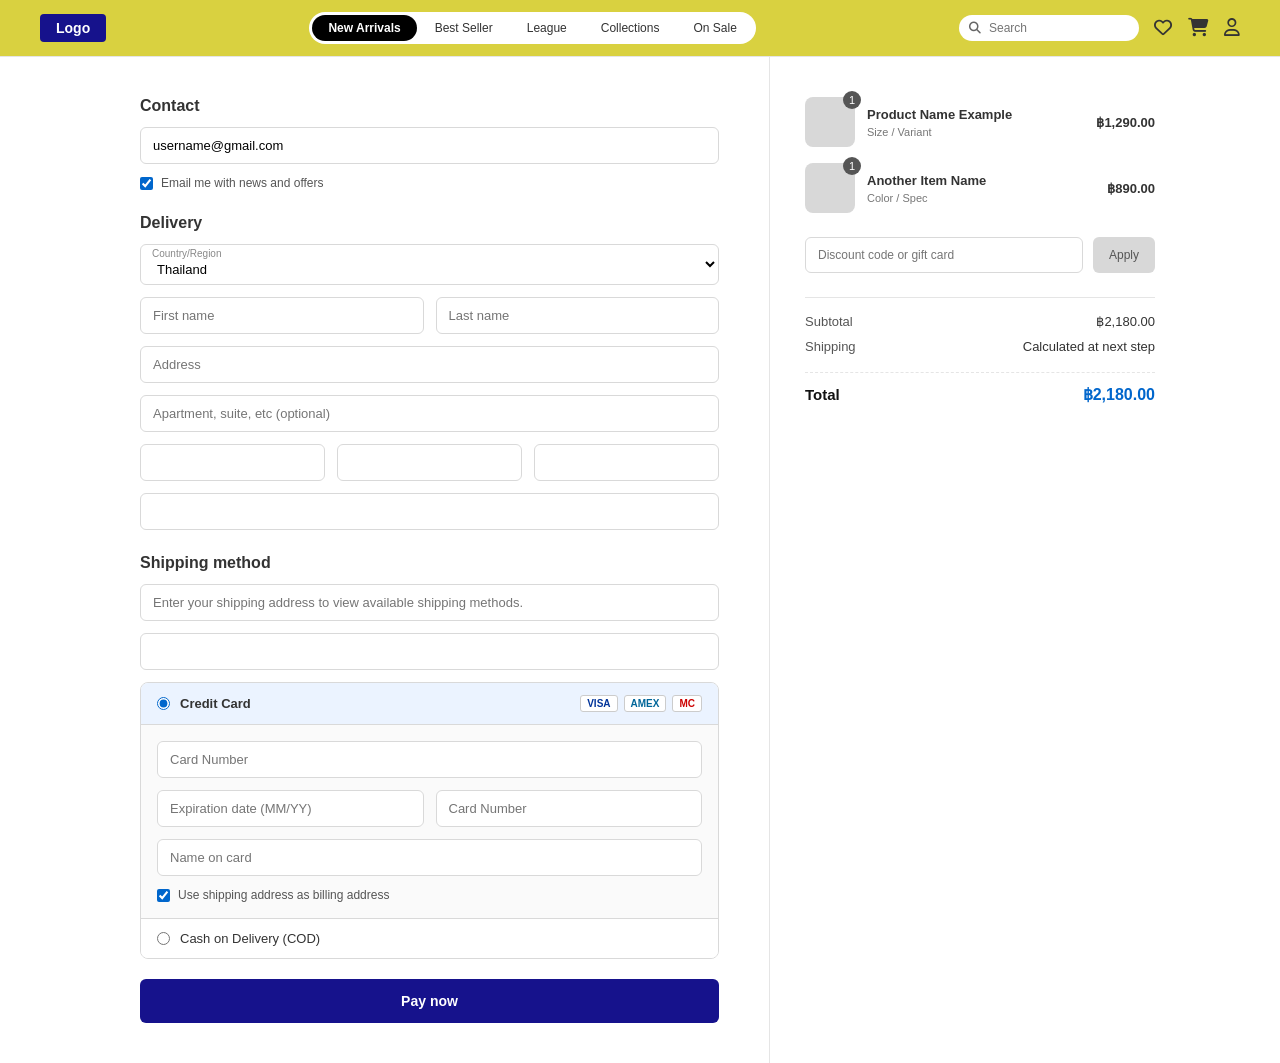
<file: check-out/index.html>
<!DOCTYPE html>
<html lang="en">

<head>
    <meta charset="UTF-8">
    <meta name="viewport" content="width=device-width, initial-scale=1.0">
    <title>Checkout Page</title>
    <!-- FontAwesome สำหรับไอคอน -->
    <link rel="stylesheet" href="https://cdnjs.cloudflare.com/ajax/libs/font-awesome/6.4.0/css/all.min.css">
    <!-- ลิงก์ไปยังไฟล์ CSS -->
    <link rel="stylesheet" href="style.css">
</head>

<body>

    <!-- Header Navigation Bar -->
    <header class="navbar">
        <div class="nav-logo">Logo</div>
        <nav class="nav-links">
            <a href="#" class="nav-link active">New Arrivals</a>
            <a href="#" class="nav-link">Best Seller</a>
            <a href="#" class="nav-link">League</a>
            <a href="#" class="nav-link">Collections</a>
            <a href="#" class="nav-link">On Sale</a>
        </nav>
        <div class="nav-right">
            <div class="search-box">
                <i class="fa-solid fa-magnifying-glass"></i>
                <input type="text" placeholder="Search">
            </div>
            <div class="nav-icons">
                <!-- ปุ่มหัวใจ (Wishlist) -->
                <a href="#" class="icon-btn" title="Wishlist">
                    <i class="fa-regular fa-heart"></i>
                </a>

                <!-- ปุ่มตระกร้าสินค้า (Cart) -->
                <a href="#" class="icon-btn" title="Cart">
                    <i class="fa-solid fa-cart-shopping"></i>
                </a>

                <!-- ปุ่มโปรไฟล์ผู้ใช้ (Account) -->
                <a href="#" class="icon-btn" title="Account">
                    <i class="fa-regular fa-user"></i>
                </a>
            </div>
        </div>
    </header>

    <!-- Main Checkout Content -->
    <main class="checkout-container">

        <!-- Left Column: Form Details -->
        <section class="form-column">

            <!-- Contact Section -->
            <h2 class="section-title">Contact</h2>
            <div class="input-group">
                <input type="email" value="username@gmail.com">
            </div>
            <div class="checkbox-group">
                <input type="checkbox" id="news" checked>
                <label for="news">Email me with news and offers</label>
            </div>

            <!-- Delivery Section -->
            <h2 class="section-title">Delivery</h2>
            <div class="input-group select-wrapper">
                <span class="select-label">Country/Region</span>
                <select>
                    <option selected>Thailand</option>
                </select>
            </div>

            <div class="input-row">
                <div class="input-group">
                    <input type="text" placeholder="First name">
                </div>
                <div class="input-group">
                    <input type="text" placeholder="Last name">
                </div>
            </div>

            <div class="input-group">
                <input type="text" placeholder="Address">
            </div>

            <div class="input-group">
                <input type="text" placeholder="Apartment, suite, etc (optional)">
            </div>

            <div class="input-row">
                <div class="input-group"><input type="text"></div>
                <div class="input-group"><input type="text"></div>
                <div class="input-group"><input type="text"></div>
            </div>

            <div class="input-group">
                <input type="text">
            </div>

            <!-- Shipping Method Section -->
            <h2 class="section-title">Shipping method</h2>
            <div class="input-group">
                <input type="text" class="shipping-input"
                    placeholder="Enter your shipping address to view available shipping methods.">
            </div>
            <!-- ช่องที่สอง (ช่องว่าง) -->
            <div class="input-group">
                <input type="text" class="shipping-input">
            </div>

            <!-- Payment Section -->
            <div class="payment-box">
                <div class="payment-header">
                    <div class="payment-title">
                        <input type="radio" name="payment" id="credit" checked>
                        <label for="credit">Credit Card</label>
                    </div>
                    <div class="card-icons">
                        <span class="card-badge visa">VISA</span>
                        <span class="card-badge amex">AMEX</span>
                        <span class="card-badge mc">MC</span>
                    </div>
                </div>

                <div class="payment-body">
                    <div class="input-group">
                        <input type="text" placeholder="Card Number">
                    </div>
                    <div class="input-row">
                        <div class="input-group">
                            <input type="text" placeholder="Expiration date (MM/YY)">
                        </div>
                        <div class="input-group">
                            <input type="text" placeholder="Card Number">
                        </div>
                    </div>
                    <div class="input-group">
                        <input type="text" placeholder="Name on card">
                    </div>
                    <div class="checkbox-group">
                        <input type="checkbox" id="billing" checked>
                        <label for="billing">Use shipping address as billing address</label>
                    </div>
                </div>

                <div class="cod-option">
                    <input type="radio" name="payment" id="cod">
                    <label for="cod">Cash on Delivery (COD)</label>
                </div>
            </div>

            <!-- Pay Now Button -->
            <button class="pay-btn">Pay now</button>

        </section>

        <!-- Right Column: Cart Summary -->
        <aside class="summary-column">

            <!-- Item 1 -->
            <div class="cart-item">
                <div class="item-info">
                    <div class="item-image">
                        <span class="item-badge">1</span>
                    </div>
                    <div class="item-details">
                        <span class="item-title">Product Name Example</span>
                        <span class="item-subtitle">Size / Variant</span>
                    </div>
                </div>
                <span class="item-price">฿1,290.00</span>
            </div>

            <!-- Item 2 -->
            <div class="cart-item">
                <div class="item-info">
                    <div class="item-image">
                        <span class="item-badge">1</span>
                    </div>
                    <div class="item-details">
                        <span class="item-title">Another Item Name</span>
                        <span class="item-subtitle">Color / Spec</span>
                    </div>
                </div>
                <span class="item-price">฿890.00</span>
            </div>

            <!-- Discount Section -->
            <div class="discount-section">
                <input type="text" class="discount-input" placeholder="Discount code or gift card">
                <button class="apply-btn">Apply</button>
            </div>

            <!-- Order Breakdown Placeholder -->
            <div class="summary-details">
                <div class="summary-row">
                    <span class="summary-label">Subtotal</span>
                    <span class="summary-value">฿2,180.00</span>
                </div>
                <div class="summary-row">
                    <span class="summary-label">Shipping</span>
                    <span class="summary-value">Calculated at next step</span>
                </div>
                <div class="summary-row total-row">
                    <span class="summary-label-total">Total</span>
                    <span class="summary-value-total">฿2,180.00</span>
                </div>
            </div>

        </aside>

    </main>

    <script>
        // ดึงปุ่ม nav-link ทั้งหมดมา
        const navLinks = document.querySelectorAll('.nav-link');

        navLinks.forEach(link => {
            link.addEventListener('click', function (e) {
                e.preventDefault(); // ป้องกันไม่ให้หน้าเว็บรีเฟรชเมื่อกดลิงก์

                // ลบ class 'active' ออกจากทุกปุ่ม
                navLinks.forEach(item => item.classList.remove('active'));

                // ใส่ class 'active' ให้ปุ่มที่เพิ่งถูกคลิก
                this.classList.add('active');
            });
        });
    </script>

</body>

</html>
</file>
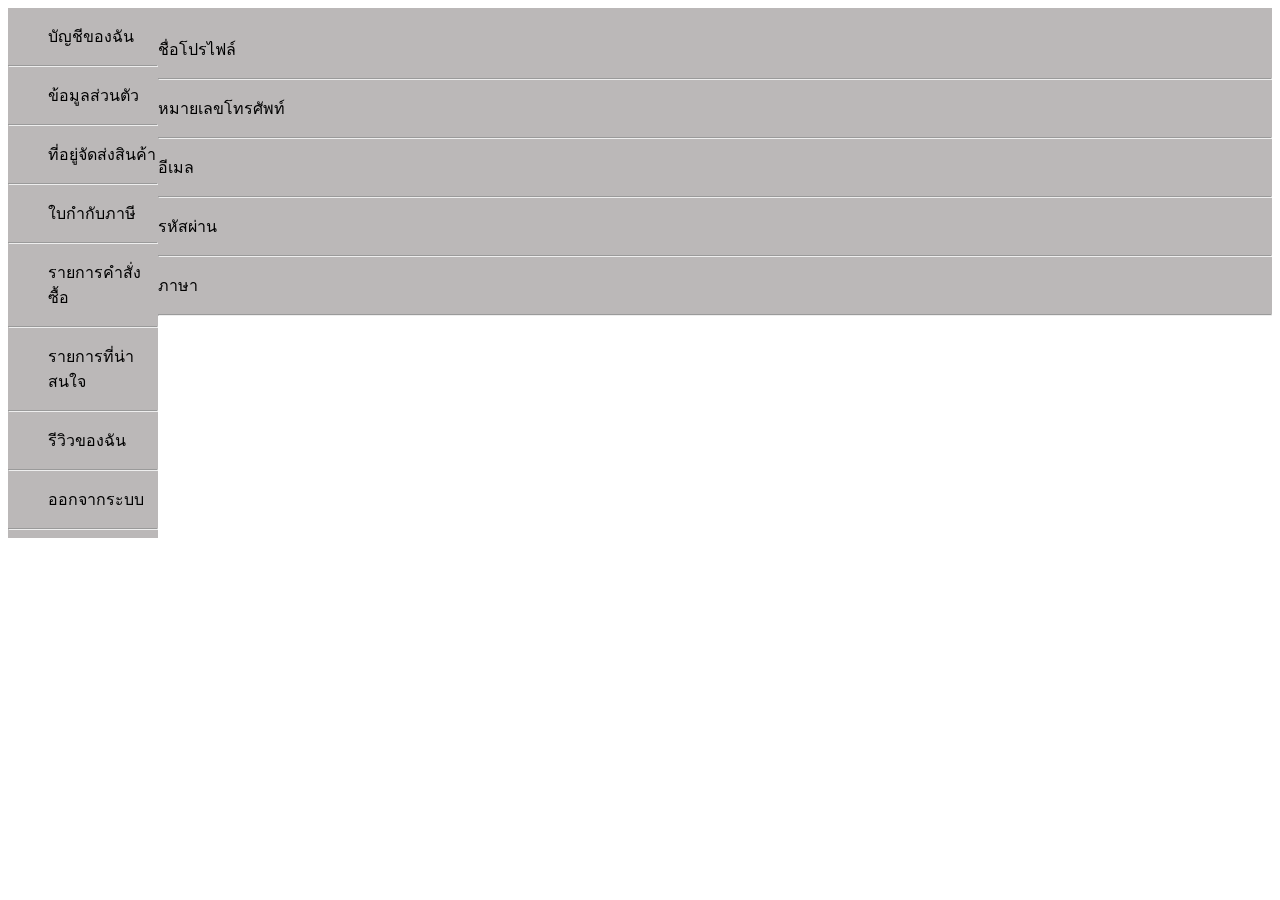
<file: profile-page.html>
<!doctype html>
<html lang="en">
  <head>
    <meta charset="UTF-8" />
    <meta name="viewport" content="width=device-width, initial-scale=1.0" />
    <title>My Profile</title>
  </head>
  <body>
    <div>
      <div
        style="
          box-sizing: border-box;
          float: left;
          width: 150px;
          height: auto;
          background-color: rgb(187, 184, 184);
          text-align: left;
        "
      >
        <ul>
          บัญชีของฉัน
        </ul>
        <hr />
        <ul>
          ข้อมูลส่วนตัว
        </ul>
        <hr />
        <ul>
          ที่อยู่จัดส่งสินค้า
        </ul>
        <hr />
        <ul>
          ใบกำกับภาษี
        </ul>
        <hr />
        <ul>
          รายการคำสั่งซื้อ
        </ul>
        <hr />
        <ul>
          รายการที่น่าสนใจ
        </ul>
        <hr />
        <ul>
          รีวิวของฉัน
        </ul>
        <hr />
        <ul>
          ออกจากระบบ
        </ul>
        <hr />
      </div>
      <div
        style="
          box-sizing: border-box;
          float: center;
          text-align: left;
          text-decoration: none;
          padding-top: 1%;
          padding-left: 2%;
          background-color: rgb(187, 184, 184);
        "
      >
        <ul>
          ชื่อโปรไฟล์
        </ul>
        <hr />
        <ul>
          หมายเลขโทรศัพท์
        </ul>
        <hr />
        <ul>
          อีเมล
        </ul>
        <hr />
        <ul>
          รหัสผ่าน
        </ul>
        <hr />
        <ul>
          ภาษา
        </ul>
        <hr />
      </div>
    </div>
  </body>
</html>
</file>
<file: check-out/style.css>
* {
    box-sizing: border-box;
    margin: 0;
    padding: 0;
    font-family: -apple-system, BlinkMacSystemFont, "Segoe UI", Roboto, Helvetica, Arial, sans-serif;
}

body {
    background-color: white;
    color: #333;
    font-size: 14px;
}

/* ---------------- Navigation Bar ---------------- */
.navbar {
    background-color: #d9d140;
    border-bottom: 1px solid #e5e5e5;
    padding: 12px 40px;
    display: flex;
    align-items: center;
    justify-content: space-between;
}

.nav-logo {
    background-color: #16128c;
    color: #fff;
    font-weight: bold;
    padding: 6px 16px;
    border-radius: 4px;
    font-size: 14px;
}

/* แถบพื้นหลังแคปซูลรวม */
.nav-links {
    display: flex;
    align-items: center;
    background-color: white;
    /* สีพื้นหลังแถบรวม */
    border-radius: 20px;
    padding: 3px;
    gap: 2px;
}

/* ปุ่มปกติที่ยังไม่กด */
.nav-link {
    text-decoration: none;
    color: #333333;
    font-weight: 500;
    font-size: 12px;
    padding: 6px 16px;
    border-radius: 17px;
    background-color: transparent;
    /* โปร่งใส กลืนไปกับแถบเทาอ่อน */
    transition: all 0.2s ease;
}

/* ปุ่มที่ถูกกดอยู่ (Active) */
.nav-link.active {
    background-color: black;
    /* สีเทาเข้มไฮไลท์ */
    color: #ffffff;
    /* ตัวหนังสือสีขาว */
    font-weight: 600;
}

.nav-link:hover:not(.active) {
    background-color: white;
    /* ไฮไลท์เทาอ่อนๆ ตอนเอาเมาส์ชี้ */
}

.nav-right {
    display: flex;
    align-items: center;
    gap: 15px;
}

.search-box {
    position: relative;
    background-color: white;
    border-radius: 20px;
    padding: 6px 12px 6px 30px;
    display: flex;
    align-items: center;
    width: 180px;
}

.search-box i {
    position: absolute;
    left: 10px;
    color: #666;
    font-size: 12px;
}

.search-box input {
    border: none;
    background: transparent;
    outline: none;
    font-size: 12px;
    width: 100%;
}

/* ตกแต่งปุ่มไอคอนที่กดได้ */
.icon-btn {
    color: #333333;
    /* สีไอคอน */
    font-size: 18px;
    /* ขนาดไอคอน */
    text-decoration: none;
    /* ลบขีดเส้นใต้ */
    display: inline-flex;
    align-items: center;
    justify-content: center;
    cursor: pointer;
    /* เปลี่ยนลูกศรเมาส์เป็นรูปมือ */
    transition: transform 0.2s ease, color 0.2s ease;
}

/* Effect เมื่อเอาเมาส์ไปชี้ (Hover) */
.icon-btn:hover {
    color: #0066cc;
    /* เปลี่ยนสีไอคอนเมื่อชี้ */
    transform: scale(1.15);
    /* ขยายขนาดขึ้นเล็กน้อย */
}

/* คอนเทนเนอร์รวมไอคอน */
.nav-icons {
    display: flex;
    align-items: center;
    gap: 16px;
    /* ระยะห่างระหว่างปุ่ม */
}

/* ---------------- Container Layout ---------------- */
.checkout-container {
    max-width: 1100px;
    margin: 0 auto;
    display: flex;
    min-height: calc(100vh - 60px);
    background-color: transparent;
}

/* Left Column - Form */
.form-column {
    flex: 1;
    padding: 40px 50px;
    border-right: 1px solid #e5e5e5;
}

.section-title {
    font-size: 16px;
    font-weight: bold;
    margin-bottom: 12px;
    margin-top: 24px;
}

.section-title:first-child {
    margin-top: 0;
}

/* Input Controls */
.input-group {
    margin-bottom: 12px;
    position: relative;
}

.input-group input,
.input-group select {
    width: 100%;
    padding: 10px 12px;
    border: 1px solid #d9d9d9;
    border-radius: 6px;
    font-size: 13px;
    outline: none;
    background-color: #fff;
}

.input-group input:focus,
.input-group select:focus {
    border-color: #0066cc;
}

.input-row {
    display: flex;
    gap: 12px;
}

.input-row .input-group {
    flex: 1;
}

.checkbox-group {
    display: flex;
    align-items: center;
    gap: 8px;
    margin-top: 8px;
    font-size: 12px;
    color: #555;
}

.checkbox-group input {
    accent-color: #0066cc;
}

.select-wrapper {
    position: relative;
}

.select-label {
    position: absolute;
    top: 4px;
    left: 12px;
    font-size: 10px;
    color: #888;
}

.select-wrapper select {
    padding-top: 16px;
    padding-bottom: 6px;
}

/* Shipping Box */
.shipping-info-box {
    background-color: #f0f0f0;
    padding: 12px;
    border-radius: 6px;
    font-size: 12px;
    color: #777;
    margin-bottom: 8px;
}

.shipping-info-box.empty-box {
    height: 38px;
}

/* Payment Section */
.payment-box {
    border: 1px solid #d9d9d9;
    border-radius: 8px;
    overflow: hidden;
    margin-top: 12px;
}

.payment-header {
    background-color: #ebf3ff;
    padding: 12px 16px;
    border-bottom: 1px solid #d9d9d9;
    display: flex;
    justify-content: space-between;
    align-items: center;
}

.payment-title {
    display: flex;
    align-items: center;
    gap: 10px;
    font-weight: 600;
    font-size: 13px;
}

.payment-title input {
    accent-color: #0066cc;
}

.card-icons {
    display: flex;
    gap: 6px;
}

.card-badge {
    background: #fff;
    border: 1px solid #ccc;
    border-radius: 3px;
    padding: 2px 6px;
    font-size: 10px;
    font-weight: bold;
}

.card-badge.visa {
    color: #003399;
}

.card-badge.amex {
    color: #006699;
}

.card-badge.mc {
    color: #cc0000;
}

.payment-body {
    padding: 16px;
    background-color: #fafafa;
}

.cod-option {
    padding: 12px 16px;
    border-top: 1px solid #d9d9d9;
    display: flex;
    align-items: center;
    gap: 10px;
    font-size: 13px;
    background-color: #fff;
}

/* Pay Button */
.pay-btn {
    width: 100%;
    background-color: #16128c;
    color: white;
    border: none;
    padding: 14px;
    border-radius: 6px;
    font-size: 14px;
    font-weight: bold;
    cursor: pointer;
    margin-top: 20px;
}

.pay-btn:hover {
    background-color: #0052a3;
}

/* Right Column - Order Summary */
.summary-column {
    width: 420px;
    background-color: transparent;
    padding: 40px 35px;
}

.cart-item {
    display: flex;
    align-items: center;
    justify-content: space-between;
    margin-bottom: 16px;
}

.item-info {
    display: flex;
    align-items: center;
    gap: 12px;
}

.item-image {
    width: 50px;
    height: 50px;
    background-color: #d8d8d8;
    border-radius: 8px;
    position: relative;
}

.item-badge {
    position: absolute;
    top: -6px;
    right: -6px;
    background-color: #555;
    color: white;
    border-radius: 50%;
    width: 18px;
    height: 18px;
    font-size: 11px;
    display: flex;
    align-items: center;
    justify-content: center;
}

/* รายละเอียดชื่อสินค้าและตัวหนังสือ */
.item-details {
    display: flex;
    flex-direction: column;
    gap: 4px;
}

.item-title {
    font-size: 13px;
    font-weight: 600;
    color: #333333;
}

.item-subtitle {
    font-size: 11px;
    color: #777777;
}

.item-price {
    font-size: 13px;
    font-weight: 600;
    color: #333333;
}

/* Skeleton Lines สำหรับโชว์ Wireframe ขวามือ */
.skeleton-line {
    height: 10px;
    background-color: #333;
    border-radius: 4px;
}

.skeleton-line.short {
    width: 80px;
}

.skeleton-line.medium {
    width: 130px;
}

.skeleton-line.long {
    width: 180px;
}

.discount-section {
    display: flex;
    gap: 10px;
    margin: 24px 0;
}

.discount-input {
    flex: 1;
    padding: 10px 12px;
    border: 1px solid #d9d9d9;
    border-radius: 6px;
    font-size: 12px;
    outline: none;
    background-color: #fff;
}

.apply-btn {
    background-color: #d8d8d8;
    color: #555;
    border: none;
    padding: 0 16px;
    border-radius: 6px;
    font-size: 12px;
    cursor: pointer;
}

/* ส่วนสรุปราคา */
.summary-details {
    border-top: 1px solid #e5e5e5;
    padding-top: 16px;
    display: flex;
    flex-direction: column;
    gap: 10px;
}

.summary-row {
    display: flex;
    justify-content: space-between;
    align-items: center;
    font-size: 13px;
    color: #555555;
}

.summary-value {
    font-weight: 500;
    color: #333333;
}

/* ยอดรวมสุทธิ (Total) */
.total-row {
    margin-top: 8px;
    padding-top: 12px;
    border-top: 1px dashed #e5e5e5;
}

.summary-label-total {
    font-size: 15px;
    font-weight: bold;
    color: #111111;
}

.summary-value-total {
    font-size: 16px;
    font-weight: bold;
    color: #0066cc;
}
</file>
